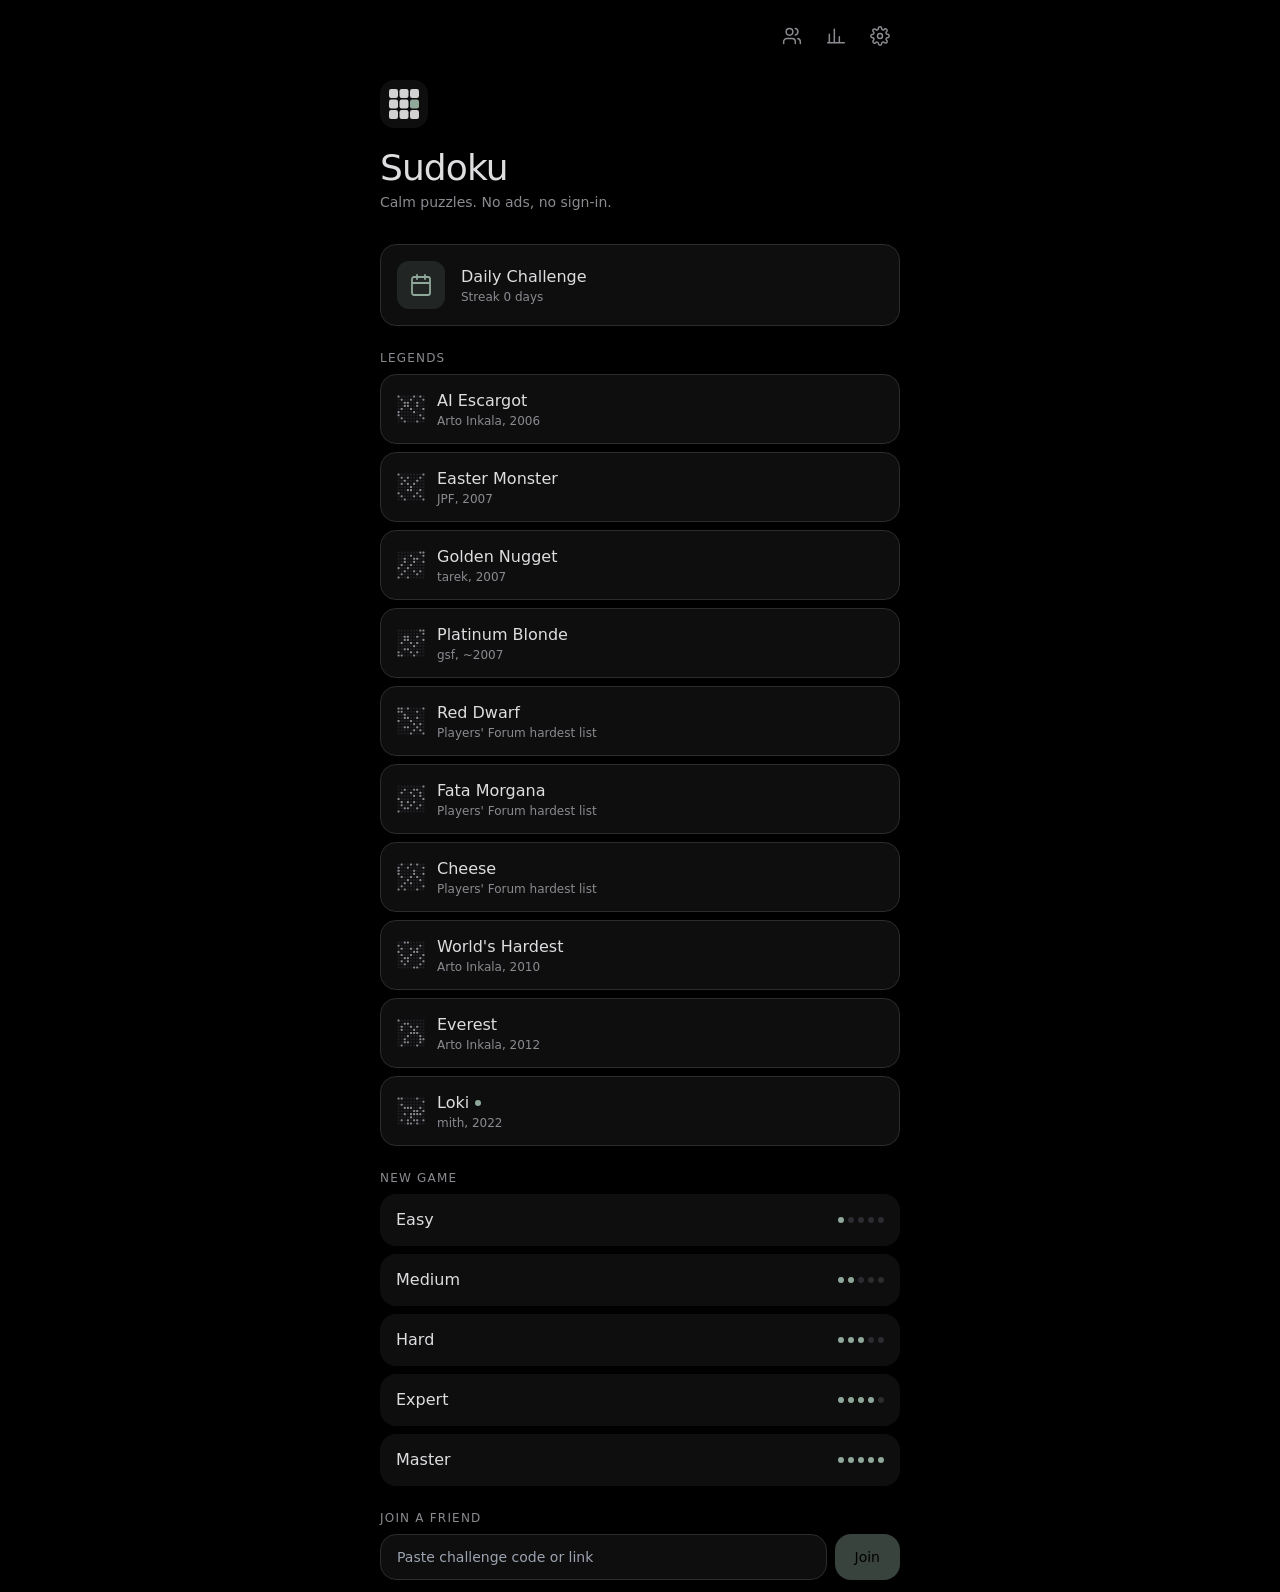
<file: index.html>
<!doctype html>
<html lang="en">
  <head>
    <meta charset="UTF-8" />
    <meta name="viewport" content="width=device-width, initial-scale=1.0, viewport-fit=cover, user-scalable=no" />
    <meta name="theme-color" content="#000000" />
    <meta name="description" content="A calm, ad-free Sudoku with smart hints, daily challenges and stats." />
    <link rel="manifest" href="./manifest.webmanifest" />
    <link rel="icon" type="image/png" href="./icons/icon-192.png" />
    <link rel="apple-touch-icon" href="./icons/icon-192.png" />
    <title>Sudoku</title>
    <script type="module" crossorigin src="./assets/index-BpmT0niP.js"></script>
    <link rel="stylesheet" crossorigin href="./assets/index-DjBDNO1U.css">
  </head>
  <body>
    <div id="root"></div>
  </body>
</html>
</file>
<file: assets/index-DjBDNO1U.css>
*,:before,:after{--tw-border-spacing-x: 0;--tw-border-spacing-y: 0;--tw-translate-x: 0;--tw-translate-y: 0;--tw-rotate: 0;--tw-skew-x: 0;--tw-skew-y: 0;--tw-scale-x: 1;--tw-scale-y: 1;--tw-pan-x: ;--tw-pan-y: ;--tw-pinch-zoom: ;--tw-scroll-snap-strictness: proximity;--tw-gradient-from-position: ;--tw-gradient-via-position: ;--tw-gradient-to-position: ;--tw-ordinal: ;--tw-slashed-zero: ;--tw-numeric-figure: ;--tw-numeric-spacing: ;--tw-numeric-fraction: ;--tw-ring-inset: ;--tw-ring-offset-width: 0px;--tw-ring-offset-color: #fff;--tw-ring-color: rgb(59 130 246 / .5);--tw-ring-offset-shadow: 0 0 #0000;--tw-ring-shadow: 0 0 #0000;--tw-shadow: 0 0 #0000;--tw-shadow-colored: 0 0 #0000;--tw-blur: ;--tw-brightness: ;--tw-contrast: ;--tw-grayscale: ;--tw-hue-rotate: ;--tw-invert: ;--tw-saturate: ;--tw-sepia: ;--tw-drop-shadow: ;--tw-backdrop-blur: ;--tw-backdrop-brightness: ;--tw-backdrop-contrast: ;--tw-backdrop-grayscale: ;--tw-backdrop-hue-rotate: ;--tw-backdrop-invert: ;--tw-backdrop-opacity: ;--tw-backdrop-saturate: ;--tw-backdrop-sepia: ;--tw-contain-size: ;--tw-contain-layout: ;--tw-contain-paint: ;--tw-contain-style: }::backdrop{--tw-border-spacing-x: 0;--tw-border-spacing-y: 0;--tw-translate-x: 0;--tw-translate-y: 0;--tw-rotate: 0;--tw-skew-x: 0;--tw-skew-y: 0;--tw-scale-x: 1;--tw-scale-y: 1;--tw-pan-x: ;--tw-pan-y: ;--tw-pinch-zoom: ;--tw-scroll-snap-strictness: proximity;--tw-gradient-from-position: ;--tw-gradient-via-position: ;--tw-gradient-to-position: ;--tw-ordinal: ;--tw-slashed-zero: ;--tw-numeric-figure: ;--tw-numeric-spacing: ;--tw-numeric-fraction: ;--tw-ring-inset: ;--tw-ring-offset-width: 0px;--tw-ring-offset-color: #fff;--tw-ring-color: rgb(59 130 246 / .5);--tw-ring-offset-shadow: 0 0 #0000;--tw-ring-shadow: 0 0 #0000;--tw-shadow: 0 0 #0000;--tw-shadow-colored: 0 0 #0000;--tw-blur: ;--tw-brightness: ;--tw-contrast: ;--tw-grayscale: ;--tw-hue-rotate: ;--tw-invert: ;--tw-saturate: ;--tw-sepia: ;--tw-drop-shadow: ;--tw-backdrop-blur: ;--tw-backdrop-brightness: ;--tw-backdrop-contrast: ;--tw-backdrop-grayscale: ;--tw-backdrop-hue-rotate: ;--tw-backdrop-invert: ;--tw-backdrop-opacity: ;--tw-backdrop-saturate: ;--tw-backdrop-sepia: ;--tw-contain-size: ;--tw-contain-layout: ;--tw-contain-paint: ;--tw-contain-style: }*,:before,:after{box-sizing:border-box;border-width:0;border-style:solid;border-color:#e5e7eb}:before,:after{--tw-content: ""}html,:host{line-height:1.5;-webkit-text-size-adjust:100%;-moz-tab-size:4;-o-tab-size:4;tab-size:4;font-family:Inter,Roboto,system-ui,sans-serif;font-feature-settings:normal;font-variation-settings:normal;-webkit-tap-highlight-color:transparent}body{margin:0;line-height:inherit}hr{height:0;color:inherit;border-top-width:1px}abbr:where([title]){-webkit-text-decoration:underline dotted;text-decoration:underline dotted}h1,h2,h3,h4,h5,h6{font-size:inherit;font-weight:inherit}a{color:inherit;text-decoration:inherit}b,strong{font-weight:bolder}code,kbd,samp,pre{font-family:ui-monospace,SFMono-Regular,Menlo,Monaco,Consolas,Liberation Mono,Courier New,monospace;font-feature-settings:normal;font-variation-settings:normal;font-size:1em}small{font-size:80%}sub,sup{font-size:75%;line-height:0;position:relative;vertical-align:baseline}sub{bottom:-.25em}sup{top:-.5em}table{text-indent:0;border-color:inherit;border-collapse:collapse}button,input,optgroup,select,textarea{font-family:inherit;font-feature-settings:inherit;font-variation-settings:inherit;font-size:100%;font-weight:inherit;line-height:inherit;letter-spacing:inherit;color:inherit;margin:0;padding:0}button,select{text-transform:none}button,input:where([type=button]),input:where([type=reset]),input:where([type=submit]){-webkit-appearance:button;background-color:transparent;background-image:none}:-moz-focusring{outline:auto}:-moz-ui-invalid{box-shadow:none}progress{vertical-align:baseline}::-webkit-inner-spin-button,::-webkit-outer-spin-button{height:auto}[type=search]{-webkit-appearance:textfield;outline-offset:-2px}::-webkit-search-decoration{-webkit-appearance:none}::-webkit-file-upload-button{-webkit-appearance:button;font:inherit}summary{display:list-item}blockquote,dl,dd,h1,h2,h3,h4,h5,h6,hr,figure,p,pre{margin:0}fieldset{margin:0;padding:0}legend{padding:0}ol,ul,menu{list-style:none;margin:0;padding:0}dialog{padding:0}textarea{resize:vertical}input::-moz-placeholder,textarea::-moz-placeholder{opacity:1;color:#9ca3af}input::placeholder,textarea::placeholder{opacity:1;color:#9ca3af}button,[role=button]{cursor:pointer}:disabled{cursor:default}img,svg,video,canvas,audio,iframe,embed,object{display:block;vertical-align:middle}img,video{max-width:100%;height:auto}[hidden]:where(:not([hidden=until-found])){display:none}.sr-only{position:absolute;width:1px;height:1px;padding:0;margin:-1px;overflow:hidden;clip:rect(0,0,0,0);white-space:nowrap;border-width:0}.pointer-events-none{pointer-events:none}.visible{visibility:visible}.fixed{position:fixed}.absolute{position:absolute}.relative{position:relative}.inset-0{top:0;right:0;bottom:0;left:0}.left-1{left:.25rem}.left-6{left:1.5rem}.top-1{top:.25rem}.z-40{z-index:40}.z-50{z-index:50}.mx-auto{margin-left:auto;margin-right:auto}.mb-2{margin-bottom:.5rem}.mb-3{margin-bottom:.75rem}.mb-4{margin-bottom:1rem}.mr-1{margin-right:.25rem}.mt-1{margin-top:.25rem}.mt-2{margin-top:.5rem}.mt-3{margin-top:.75rem}.mt-4{margin-top:1rem}.mt-5{margin-top:1.25rem}.mt-6{margin-top:1.5rem}.mt-8{margin-top:2rem}.block{display:block}.flex{display:flex}.inline-flex{display:inline-flex}.\!grid{display:grid!important}.grid{display:grid}.hidden{display:none}.aspect-square{aspect-ratio:1 / 1}.h-1\.5{height:.375rem}.h-12{height:3rem}.h-14{height:3.5rem}.h-4{height:1rem}.h-5{height:1.25rem}.h-6{height:1.5rem}.h-7{height:1.75rem}.h-\[100dvh\]{height:100dvh}.h-full{height:100%}.max-h-\[88dvh\]{max-height:88dvh}.min-h-\[1\.25rem\]{min-height:1.25rem}.min-h-\[44px\]{min-height:44px}.w-1\.5{width:.375rem}.w-1\/2{width:50%}.w-12{width:3rem}.w-14{width:3.5rem}.w-4{width:1rem}.w-5{width:1.25rem}.w-6{width:1.5rem}.w-7{width:1.75rem}.w-full{width:100%}.min-w-0{min-width:0px}.min-w-\[84px\]{min-width:84px}.max-w-\[560px\]{max-width:560px}.max-w-md{max-width:28rem}.max-w-sm{max-width:24rem}.flex-1{flex:1 1 0%}.shrink-0{flex-shrink:0}.rotate-180{--tw-rotate: 180deg;transform:translate(var(--tw-translate-x),var(--tw-translate-y)) rotate(var(--tw-rotate)) skew(var(--tw-skew-x)) skewY(var(--tw-skew-y)) scaleX(var(--tw-scale-x)) scaleY(var(--tw-scale-y))}.transform{transform:translate(var(--tw-translate-x),var(--tw-translate-y)) rotate(var(--tw-rotate)) skew(var(--tw-skew-x)) skewY(var(--tw-skew-y)) scaleX(var(--tw-scale-x)) scaleY(var(--tw-scale-y))}@keyframes fadein{0%{opacity:0;transform:translateY(8px)}to{opacity:1;transform:none}}.animate-fadein{animation:fadein .35s ease-out}@keyframes glow{0%{background-color:rgb(var(--accent) / 0)}40%{background-color:rgb(var(--accent) / .28)}to{background-color:rgb(var(--accent) / 0)}}.animate-glow{animation:glow .9s ease-in-out both}@keyframes pop{0%{transform:scale(.6);opacity:0}60%{transform:scale(1.12)}to{transform:scale(1);opacity:1}}.animate-pop{animation:pop .22s ease-out}@keyframes pulse{50%{opacity:.5}}.animate-pulse{animation:pulse 2s cubic-bezier(.4,0,.6,1) infinite}@keyframes shake{0%,to{transform:none}25%{transform:translate(-2px)}75%{transform:translate(2px)}}.animate-shake{animation:shake .25s ease-in-out}.grid-cols-1{grid-template-columns:repeat(1,minmax(0,1fr))}.grid-cols-3{grid-template-columns:repeat(3,minmax(0,1fr))}.grid-cols-5{grid-template-columns:repeat(5,minmax(0,1fr))}.grid-cols-7{grid-template-columns:repeat(7,minmax(0,1fr))}.grid-cols-9{grid-template-columns:repeat(9,minmax(0,1fr))}.grid-rows-3{grid-template-rows:repeat(3,minmax(0,1fr))}.flex-col{flex-direction:column}.items-start{align-items:flex-start}.items-end{align-items:flex-end}.items-center{align-items:center}.items-baseline{align-items:baseline}.justify-end{justify-content:flex-end}.justify-center{justify-content:center}.justify-between{justify-content:space-between}.gap-1{gap:.25rem}.gap-1\.5{gap:.375rem}.gap-2{gap:.5rem}.gap-3{gap:.75rem}.gap-4{gap:1rem}.divide-y>:not([hidden])~:not([hidden]){--tw-divide-y-reverse: 0;border-top-width:calc(1px * calc(1 - var(--tw-divide-y-reverse)));border-bottom-width:calc(1px * var(--tw-divide-y-reverse))}.divide-line>:not([hidden])~:not([hidden]){--tw-divide-opacity: 1;border-color:rgb(var(--line) / var(--tw-divide-opacity, 1))}.self-center{align-self:center}.overflow-hidden{overflow:hidden}.overflow-x-auto{overflow-x:auto}.overflow-y-auto{overflow-y:auto}.truncate{overflow:hidden;text-overflow:ellipsis;white-space:nowrap}.break-all{word-break:break-all}.rounded-2xl{border-radius:1rem}.rounded-3xl{border-radius:1.5rem}.rounded-full{border-radius:9999px}.rounded-xl{border-radius:.75rem}.rounded-t-3xl{border-top-left-radius:1.5rem;border-top-right-radius:1.5rem}.border{border-width:1px}.border-2{border-width:2px}.border-b{border-bottom-width:1px}.border-b-2{border-bottom-width:2px}.border-r{border-right-width:1px}.border-r-2{border-right-width:2px}.border-accent{--tw-border-opacity: 1;border-color:rgb(var(--accent) / var(--tw-border-opacity, 1))}.border-accent\/30{border-color:rgb(var(--accent) / .3)}.border-accent\/40{border-color:rgb(var(--accent) / .4)}.border-accent\/50{border-color:rgb(var(--accent) / .5)}.border-line{--tw-border-opacity: 1;border-color:rgb(var(--line) / var(--tw-border-opacity, 1))}.border-rose\/40{border-color:rgb(var(--rose) / .4)}.border-thick{--tw-border-opacity: 1;border-color:rgb(var(--thick) / var(--tw-border-opacity, 1))}.border-transparent{border-color:transparent}.border-b-line{--tw-border-opacity: 1;border-bottom-color:rgb(var(--line) / var(--tw-border-opacity, 1))}.border-b-thick{--tw-border-opacity: 1;border-bottom-color:rgb(var(--thick) / var(--tw-border-opacity, 1))}.border-r-line{--tw-border-opacity: 1;border-right-color:rgb(var(--line) / var(--tw-border-opacity, 1))}.border-r-thick{--tw-border-opacity: 1;border-right-color:rgb(var(--thick) / var(--tw-border-opacity, 1))}.bg-accent{--tw-bg-opacity: 1;background-color:rgb(var(--accent) / var(--tw-bg-opacity, 1))}.bg-accent\/10{background-color:rgb(var(--accent) / .1)}.bg-accent\/15{background-color:rgb(var(--accent) / .15)}.bg-accent\/20{background-color:rgb(var(--accent) / .2)}.bg-bg{--tw-bg-opacity: 1;background-color:rgb(var(--bg) / var(--tw-bg-opacity, 1))}.bg-black\/60{background-color:#0009}.bg-black\/70{background-color:#000000b3}.bg-black\/75{background-color:#000000bf}.bg-line{--tw-bg-opacity: 1;background-color:rgb(var(--line) / var(--tw-bg-opacity, 1))}.bg-peer{--tw-bg-opacity: 1;background-color:rgb(var(--peer) / var(--tw-bg-opacity, 1))}.bg-raised{--tw-bg-opacity: 1;background-color:rgb(var(--raised) / var(--tw-bg-opacity, 1))}.bg-rose\/15{background-color:rgb(var(--rose) / .15)}.bg-same{--tw-bg-opacity: 1;background-color:rgb(var(--same) / var(--tw-bg-opacity, 1))}.bg-sel{--tw-bg-opacity: 1;background-color:rgb(var(--sel) / var(--tw-bg-opacity, 1))}.bg-surface{--tw-bg-opacity: 1;background-color:rgb(var(--surface) / var(--tw-bg-opacity, 1))}.fill-accent{fill:rgb(var(--accent) / 1)}.fill-given{fill:rgb(var(--given) / 1)}.fill-line{fill:rgb(var(--line) / 1)}.fill-muted{fill:rgb(var(--muted) / 1)}.fill-surface{fill:rgb(var(--surface) / 1)}.p-1{padding:.25rem}.p-1\.5{padding:.375rem}.p-2{padding:.5rem}.p-2\.5{padding:.625rem}.p-3{padding:.75rem}.p-4{padding:1rem}.p-5{padding:1.25rem}.p-6{padding:1.5rem}.p-\[2px\]{padding:2px}.px-0\.5{padding-left:.125rem;padding-right:.125rem}.px-1{padding-left:.25rem;padding-right:.25rem}.px-2{padding-left:.5rem;padding-right:.5rem}.px-3{padding-left:.75rem;padding-right:.75rem}.px-4{padding-left:1rem;padding-right:1rem}.px-5{padding-left:1.25rem;padding-right:1.25rem}.px-6{padding-left:1.5rem;padding-right:1.5rem}.py-1{padding-top:.25rem;padding-bottom:.25rem}.py-1\.5{padding-top:.375rem;padding-bottom:.375rem}.py-2{padding-top:.5rem;padding-bottom:.5rem}.py-2\.5{padding-top:.625rem;padding-bottom:.625rem}.py-3{padding-top:.75rem;padding-bottom:.75rem}.py-3\.5{padding-top:.875rem;padding-bottom:.875rem}.py-6{padding-top:1.5rem;padding-bottom:1.5rem}.pb-2{padding-bottom:.5rem}.pt-2{padding-top:.5rem}.text-left{text-align:left}.text-center{text-align:center}.text-right{text-align:right}.font-mono{font-family:ui-monospace,SFMono-Regular,Menlo,Monaco,Consolas,Liberation Mono,Courier New,monospace}.text-2xl{font-size:1.5rem;line-height:2rem}.text-4xl{font-size:2.25rem;line-height:2.5rem}.text-\[10px\]{font-size:10px}.text-\[11px\]{font-size:11px}.text-\[13px\]{font-size:13px}.text-\[15px\]{font-size:15px}.text-\[22px\]{font-size:22px}.text-\[28px\]{font-size:28px}.text-\[8px\]{font-size:8px}.text-\[clamp\(20px\,7\.4vw\,34px\)\]{font-size:clamp(20px,7.4vw,34px)}.text-\[clamp\(8px\,2\.5vw\,12px\)\]{font-size:clamp(8px,2.5vw,12px)}.text-lg{font-size:1.125rem;line-height:1.75rem}.text-sm{font-size:.875rem;line-height:1.25rem}.text-xs{font-size:.75rem;line-height:1rem}.font-light{font-weight:300}.font-medium{font-weight:500}.font-normal{font-weight:400}.font-semibold{font-weight:600}.uppercase{text-transform:uppercase}.capitalize{text-transform:capitalize}.normal-case{text-transform:none}.tabular-nums{--tw-numeric-spacing: tabular-nums;font-variant-numeric:var(--tw-ordinal) var(--tw-slashed-zero) var(--tw-numeric-figure) var(--tw-numeric-spacing) var(--tw-numeric-fraction)}.leading-\[9px\]{line-height:9px}.leading-none{line-height:1}.leading-snug{line-height:1.375}.tracking-normal{letter-spacing:0em}.tracking-tight{letter-spacing:-.025em}.tracking-widest{letter-spacing:.1em}.text-accent{--tw-text-opacity: 1;color:rgb(var(--accent) / var(--tw-text-opacity, 1))}.text-bg{--tw-text-opacity: 1;color:rgb(var(--bg) / var(--tw-text-opacity, 1))}.text-given{--tw-text-opacity: 1;color:rgb(var(--given) / var(--tw-text-opacity, 1))}.text-muted{--tw-text-opacity: 1;color:rgb(var(--muted) / var(--tw-text-opacity, 1))}.text-note{--tw-text-opacity: 1;color:rgb(var(--note) / var(--tw-text-opacity, 1))}.text-rose{--tw-text-opacity: 1;color:rgb(var(--rose) / var(--tw-text-opacity, 1))}.text-text{--tw-text-opacity: 1;color:rgb(var(--text) / var(--tw-text-opacity, 1))}.opacity-25{opacity:.25}.opacity-40{opacity:.4}.outline-none{outline:2px solid transparent;outline-offset:2px}.ring-1{--tw-ring-offset-shadow: var(--tw-ring-inset) 0 0 0 var(--tw-ring-offset-width) var(--tw-ring-offset-color);--tw-ring-shadow: var(--tw-ring-inset) 0 0 0 calc(1px + var(--tw-ring-offset-width)) var(--tw-ring-color);box-shadow:var(--tw-ring-offset-shadow),var(--tw-ring-shadow),var(--tw-shadow, 0 0 #0000)}.ring-accent\/50{--tw-ring-color: rgb(var(--accent) / .5)}.blur-md{--tw-blur: blur(12px);filter:var(--tw-blur) var(--tw-brightness) var(--tw-contrast) var(--tw-grayscale) var(--tw-hue-rotate) var(--tw-invert) var(--tw-saturate) var(--tw-sepia) var(--tw-drop-shadow)}.filter{filter:var(--tw-blur) var(--tw-brightness) var(--tw-contrast) var(--tw-grayscale) var(--tw-hue-rotate) var(--tw-invert) var(--tw-saturate) var(--tw-sepia) var(--tw-drop-shadow)}.transition{transition-property:color,background-color,border-color,text-decoration-color,fill,stroke,opacity,box-shadow,transform,filter,backdrop-filter;transition-timing-function:cubic-bezier(.4,0,.2,1);transition-duration:.15s}.transition-\[filter\]{transition-property:filter;transition-timing-function:cubic-bezier(.4,0,.2,1);transition-duration:.15s}.transition-all{transition-property:all;transition-timing-function:cubic-bezier(.4,0,.2,1);transition-duration:.15s}.transition-colors{transition-property:color,background-color,border-color,text-decoration-color,fill,stroke;transition-timing-function:cubic-bezier(.4,0,.2,1);transition-duration:.15s}.duration-150{transition-duration:.15s}.duration-300{transition-duration:.3s}.\[direction\:rtl\]{direction:rtl}:root{--bg: 0 0 0;--surface: 14 14 15;--raised: 28 28 30;--line: 44 44 48;--thick: 120 120 126;--text: 222 222 224;--muted: 138 138 144;--given: 232 232 232;--accent: 143 168 154;--rose: 201 140 146;--peer: 22 24 24;--same: 42 53 48;--sel: 52 66 58;--note: 154 154 160;color-scheme:dark}body,header,footer,button,[role=grid]{transition:background-color .25s ease,color .25s ease,border-color .25s ease}html,body,#root{height:100%}body{--tw-bg-opacity: 1;background-color:rgb(var(--bg) / var(--tw-bg-opacity, 1));font-family:Inter,Roboto,system-ui,sans-serif;--tw-text-opacity: 1;color:rgb(var(--text) / var(--tw-text-opacity, 1));-webkit-font-smoothing:antialiased;-moz-osx-font-smoothing:grayscale;-webkit-tap-highlight-color:transparent;overscroll-behavior:none;-webkit-user-select:none;-moz-user-select:none;user-select:none}button:focus-visible{outline:2px solid rgb(var(--accent));outline-offset:2px}.safe-b{padding-bottom:max(12px,env(safe-area-inset-bottom))}.safe-t{padding-top:max(8px,env(safe-area-inset-top))}[data-theme=eink] *,[data-theme=eink] *:before,[data-theme=eink] *:after{animation:none!important;transition:none!important;box-shadow:none!important;text-shadow:none!important;-webkit-backdrop-filter:none!important;backdrop-filter:none!important;background-image:none}[data-theme=eink] body{-webkit-font-smoothing:none}[data-theme=eink] [role=grid]{border-width:3px}[data-theme=eink] [role=grid] .border-r-2{border-right-width:3px}[data-theme=eink] [role=grid] .border-b-2{border-bottom-width:3px}[data-theme=eink] [role=grid].blur-md{filter:none!important}[data-theme=eink] [role=grid].blur-md>*{visibility:hidden}[data-theme=eink] .bg-black\/60{background:#fdfdfb!important}[data-theme=eink] .is-sel{outline:3px solid #000;outline-offset:-4px}[data-theme=eink] .is-wrong{background-image:repeating-linear-gradient(45deg,transparent 0 5px,rgba(0,0,0,.28) 5px 6px)!important}[data-theme=eink] .wrong-digit{font-weight:800;text-decoration:line-through;text-decoration-thickness:2px}[data-theme=eink] .animate-glow{display:none}@keyframes win-pulse{0%{box-shadow:0 0 rgb(var(--accent) / 0)}35%{box-shadow:0 0 0 6px rgb(var(--accent) / .28)}to{box-shadow:0 0 rgb(var(--accent) / 0)}}.win-pulse{animation:win-pulse 1.1s ease-out 1}.hover\:bg-raised:hover{--tw-bg-opacity: 1;background-color:rgb(var(--raised) / var(--tw-bg-opacity, 1))}.hover\:bg-surface:hover{--tw-bg-opacity: 1;background-color:rgb(var(--surface) / var(--tw-bg-opacity, 1))}.focus\:border-accent:focus{--tw-border-opacity: 1;border-color:rgb(var(--accent) / var(--tw-border-opacity, 1))}.active\:scale-95:active{--tw-scale-x: .95;--tw-scale-y: .95;transform:translate(var(--tw-translate-x),var(--tw-translate-y)) rotate(var(--tw-rotate)) skew(var(--tw-skew-x)) skewY(var(--tw-skew-y)) scaleX(var(--tw-scale-x)) scaleY(var(--tw-scale-y))}.disabled\:opacity-30:disabled{opacity:.3}.disabled\:opacity-40:disabled{opacity:.4}@media(min-width:640px){.sm\:items-center{align-items:center}.sm\:rounded-3xl{border-radius:1.5rem}}
</file>
